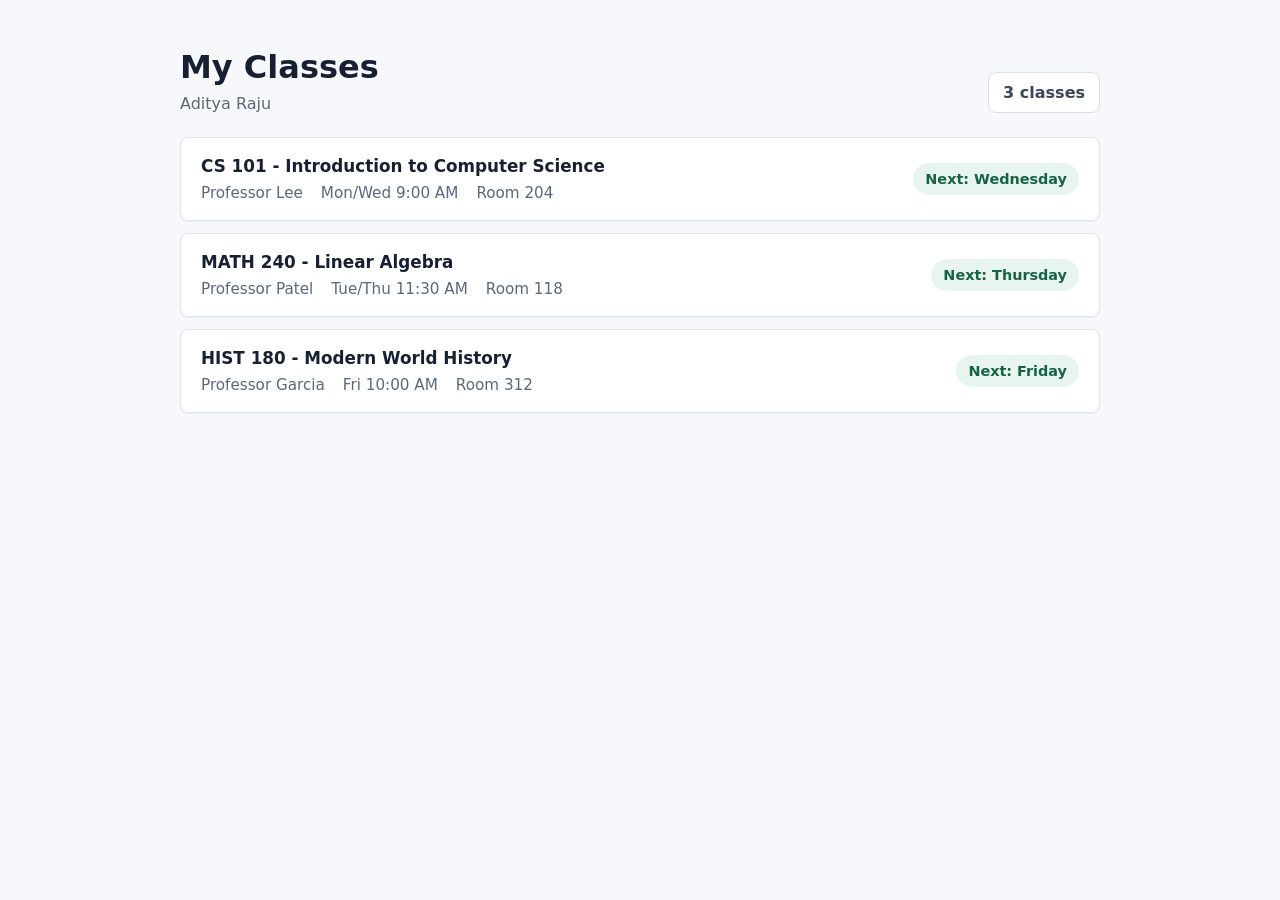
<file: project/index.html>
<!doctype html>
<html lang="en">
<head>
	<meta charset="utf-8">
	<meta name="viewport" content="width=device-width, initial-scale=1">
	<title>AskInClass - My Classes</title>
	<style>
		:root {
			color-scheme: light;
			font-family: Inter, ui-sans-serif, system-ui, -apple-system, BlinkMacSystemFont, "Segoe UI", sans-serif;
			background: #f6f8fb;
			color: #172033;
		}

		* {
			box-sizing: border-box;
		}

		body {
			margin: 0;
			min-height: 100vh;
			background: #f6f8fb;
		}

		main {
			width: min(920px, calc(100% - 32px));
			margin: 0 auto;
			padding: 48px 0;
		}

		.page-header {
			display: flex;
			align-items: flex-end;
			justify-content: space-between;
			gap: 24px;
			margin-bottom: 24px;
		}

		h1 {
			margin: 0;
			font-size: 2rem;
			font-weight: 700;
			letter-spacing: 0;
		}

		.student-name {
			margin: 8px 0 0;
			color: #5d667a;
			font-size: 1rem;
		}

		.class-count {
			border: 1px solid #d9dfeb;
			border-radius: 8px;
			background: #ffffff;
			padding: 10px 14px;
			color: #3c465a;
			font-weight: 600;
			white-space: nowrap;
		}

		.class-list {
			display: grid;
			gap: 12px;
			margin: 0;
			padding: 0;
			list-style: none;
		}

		.class-card {
			display: grid;
			grid-template-columns: 1fr auto;
			gap: 16px;
			align-items: center;
			border: 1px solid #dfe5ef;
			border-radius: 8px;
			background: #ffffff;
			padding: 18px 20px;
			box-shadow: 0 1px 2px rgba(23, 32, 51, 0.05);
		}

		.class-title {
			margin: 0;
			font-size: 1.05rem;
			font-weight: 700;
			letter-spacing: 0;
		}

		.class-details {
			display: flex;
			flex-wrap: wrap;
			gap: 8px 18px;
			margin: 8px 0 0;
			color: #5d667a;
			font-size: 0.95rem;
		}

		.next-session {
			border-radius: 999px;
			background: #e8f4ef;
			color: #166344;
			padding: 8px 12px;
			font-size: 0.9rem;
			font-weight: 700;
			white-space: nowrap;
		}

		@media (max-width: 640px) {
			main {
				width: min(100% - 24px, 920px);
				padding: 32px 0;
			}

			.page-header,
			.class-card {
				align-items: stretch;
				grid-template-columns: 1fr;
			}

			.page-header {
				display: grid;
			}

			.class-count,
			.next-session {
				width: fit-content;
			}
		}
	</style>
</head>
<body>
	<main>
		<header class="page-header">
			<div>
				<h1>My Classes</h1>
				<p class="student-name">Aditya Raju</p>
			</div>
			<div class="class-count">3 classes</div>
		</header>

		<ul class="class-list" aria-label="Classes">
			<li class="class-card">
				<div>
					<h2 class="class-title">CS 101 - Introduction to Computer Science</h2>
					<div class="class-details">
						<span>Professor Lee</span>
						<span>Mon/Wed 9:00 AM</span>
						<span>Room 204</span>
					</div>
				</div>
				<span class="next-session">Next: Wednesday</span>
			</li>

			<li class="class-card">
				<div>
					<h2 class="class-title">MATH 240 - Linear Algebra</h2>
					<div class="class-details">
						<span>Professor Patel</span>
						<span>Tue/Thu 11:30 AM</span>
						<span>Room 118</span>
					</div>
				</div>
				<span class="next-session">Next: Thursday</span>
			</li>

			<li class="class-card">
				<div>
					<h2 class="class-title">HIST 180 - Modern World History</h2>
					<div class="class-details">
						<span>Professor Garcia</span>
						<span>Fri 10:00 AM</span>
						<span>Room 312</span>
					</div>
				</div>
				<span class="next-session">Next: Friday</span>
			</li>
		</ul>
	</main>
</body>
</html>
</file>
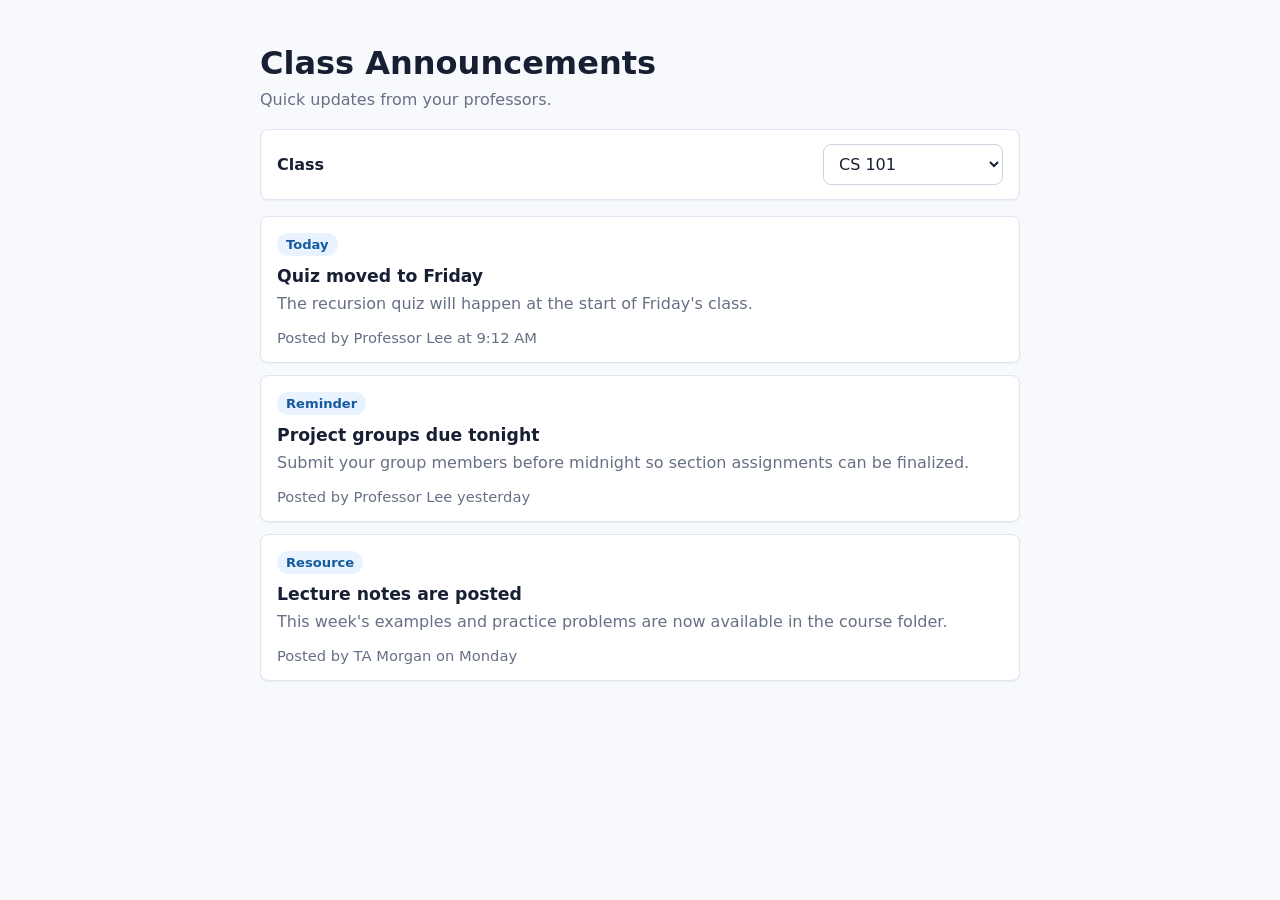
<file: project/announcements.html>
<!doctype html>
<html lang="en">
<head>
	<meta charset="utf-8">
	<meta name="viewport" content="width=device-width, initial-scale=1">
	<title>AskInClass - Announcements</title>
	<style>
		:root {
			font-family: Inter, ui-sans-serif, system-ui, -apple-system, BlinkMacSystemFont, "Segoe UI", sans-serif;
			background: #f7f9fc;
			color: #172033;
		}

		* {
			box-sizing: border-box;
		}

		body {
			margin: 0;
			background: #f7f9fc;
		}

		main {
			width: min(760px, calc(100% - 32px));
			margin: 0 auto;
			padding: 44px 0;
		}

		header {
			margin-bottom: 20px;
		}

		h1,
		h2,
		p {
			margin-top: 0;
		}

		h1 {
			margin-bottom: 8px;
			font-size: 2rem;
			letter-spacing: 0;
		}

		h2 {
			margin-bottom: 8px;
			font-size: 1.08rem;
			letter-spacing: 0;
		}

		.muted {
			color: #667085;
		}

		.toolbar,
		.announcement {
			border: 1px solid #dde5f0;
			border-radius: 8px;
			background: #ffffff;
			box-shadow: 0 1px 2px rgba(23, 32, 51, 0.05);
		}

		.toolbar {
			display: flex;
			gap: 12px;
			align-items: center;
			justify-content: space-between;
			margin-bottom: 16px;
			padding: 14px 16px;
		}

		label {
			font-weight: 700;
		}

		select {
			min-width: 180px;
			border: 1px solid #cbd5e1;
			border-radius: 8px;
			background: #ffffff;
			color: #172033;
			font: inherit;
			padding: 9px 11px;
		}

		.announcement-list {
			display: grid;
			gap: 12px;
			margin: 0;
			padding: 0;
			list-style: none;
		}

		.announcement {
			padding: 16px;
		}

		.announcement p:last-child {
			margin-bottom: 0;
		}

		.announcement-meta {
			margin-bottom: 0;
			color: #667085;
			font-size: 0.92rem;
		}

		.tag {
			display: inline-block;
			margin-bottom: 10px;
			border-radius: 999px;
			background: #e8f3ff;
			color: #155a9c;
			font-size: 0.82rem;
			font-weight: 700;
			padding: 4px 9px;
		}

		@media (max-width: 620px) {
			main {
				width: min(100% - 24px, 760px);
				padding: 32px 0;
			}

			.toolbar {
				align-items: stretch;
				flex-direction: column;
			}

			select {
				width: 100%;
			}
		}
	</style>
</head>
<body>
	<main>
		<header>
			<h1>Class Announcements</h1>
			<p class="muted">Quick updates from your professors.</p>
		</header>

		<section class="toolbar" aria-label="Announcement filters">
			<label for="class-filter">Class</label>
			<select id="class-filter" name="class">
				<option>CS 101</option>
				<option>MATH 240</option>
				<option>HIST 120</option>
			</select>
		</section>

		<ul class="announcement-list">
			<li class="announcement">
				<span class="tag">Today</span>
				<h2>Quiz moved to Friday</h2>
				<p class="muted">The recursion quiz will happen at the start of Friday's class.</p>
				<p class="announcement-meta">Posted by Professor Lee at 9:12 AM</p>
			</li>
			<li class="announcement">
				<span class="tag">Reminder</span>
				<h2>Project groups due tonight</h2>
				<p class="muted">Submit your group members before midnight so section assignments can be finalized.</p>
				<p class="announcement-meta">Posted by Professor Lee yesterday</p>
			</li>
			<li class="announcement">
				<span class="tag">Resource</span>
				<h2>Lecture notes are posted</h2>
				<p class="muted">This week's examples and practice problems are now available in the course folder.</p>
				<p class="announcement-meta">Posted by TA Morgan on Monday</p>
			</li>
		</ul>
	</main>
</body>
</html>
</file>
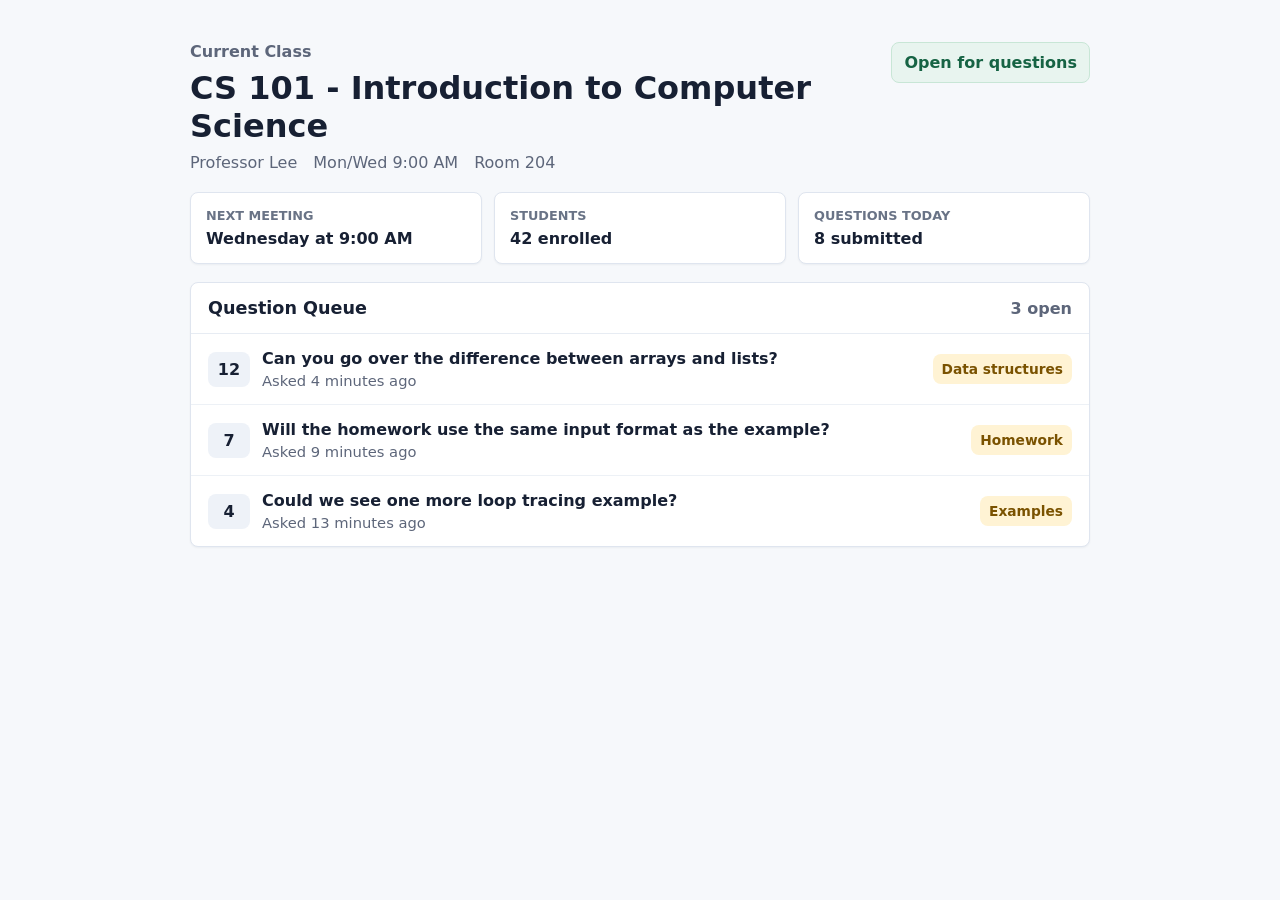
<file: project/class.html>
<!doctype html>
<html lang="en">
<head>
	<meta charset="utf-8">
	<meta name="viewport" content="width=device-width, initial-scale=1">
	<title>AskInClass - Class View</title>
	<style>
		:root {
			font-family: Inter, ui-sans-serif, system-ui, -apple-system, BlinkMacSystemFont, "Segoe UI", sans-serif;
			background: #f6f8fb;
			color: #172033;
		}

		* {
			box-sizing: border-box;
		}

		body {
			margin: 0;
			background: #f6f8fb;
		}

		main {
			width: min(900px, calc(100% - 32px));
			margin: 0 auto;
			padding: 42px 0;
		}

		.header {
			display: flex;
			align-items: flex-start;
			justify-content: space-between;
			gap: 18px;
			margin-bottom: 20px;
		}

		.kicker,
		.meta,
		.muted {
			color: #5d667a;
		}

		.kicker {
			margin: 0 0 8px;
			font-weight: 700;
		}

		h1,
		h2,
		p {
			margin-top: 0;
		}

		h1 {
			margin-bottom: 8px;
			font-size: 2rem;
			letter-spacing: 0;
		}

		h2 {
			margin-bottom: 0;
			font-size: 1.1rem;
			letter-spacing: 0;
		}

		.meta {
			display: flex;
			flex-wrap: wrap;
			gap: 8px 16px;
			margin-bottom: 0;
		}

		.badge {
			border: 1px solid #c8e6d6;
			border-radius: 8px;
			background: #e8f4ef;
			color: #166344;
			padding: 10px 12px;
			font-weight: 700;
			white-space: nowrap;
		}

		.stats {
			display: grid;
			grid-template-columns: repeat(3, 1fr);
			gap: 12px;
			margin-bottom: 18px;
		}

		.stat,
		.queue {
			border: 1px solid #dfe5ef;
			border-radius: 8px;
			background: #ffffff;
			box-shadow: 0 1px 2px rgba(23, 32, 51, 0.05);
		}

		.stat {
			padding: 15px;
		}

		.label {
			margin-bottom: 6px;
			color: #697386;
			font-size: 0.8rem;
			font-weight: 700;
			text-transform: uppercase;
		}

		.value {
			margin-bottom: 0;
			font-weight: 700;
		}

		.queue-header,
		.question {
			display: grid;
			grid-template-columns: auto 1fr auto;
			gap: 12px;
			align-items: center;
			padding: 15px 17px;
		}

		.queue-header {
			grid-template-columns: 1fr auto;
			border-bottom: 1px solid #e7ecf3;
		}

		.count {
			color: #5d667a;
			font-weight: 700;
		}

		.questions {
			margin: 0;
			padding: 0;
			list-style: none;
		}

		.question + .question {
			border-top: 1px solid #edf1f6;
		}

		.votes,
		.tag {
			border-radius: 8px;
			font-weight: 700;
			white-space: nowrap;
		}

		.votes {
			min-width: 42px;
			background: #eef2f8;
			padding: 8px;
			text-align: center;
		}

		.tag {
			background: #fff3d4;
			color: #7a5200;
			padding: 7px 9px;
			font-size: 0.86rem;
		}

		.question-text {
			margin-bottom: 4px;
			font-weight: 700;
		}

		.muted {
			margin-bottom: 0;
			font-size: 0.92rem;
		}

		@media (max-width: 680px) {
			main {
				width: min(100% - 24px, 900px);
				padding: 32px 0;
			}

			.header,
			.stats,
			.question {
				display: grid;
				grid-template-columns: 1fr;
			}

			.badge,
			.tag {
				width: fit-content;
			}
		}
	</style>
</head>
<body>
	<main>
		<header class="header">
			<div>
				<p class="kicker">Current Class</p>
				<h1>CS 101 - Introduction to Computer Science</h1>
				<p class="meta">
					<span>Professor Lee</span>
					<span>Mon/Wed 9:00 AM</span>
					<span>Room 204</span>
				</p>
			</div>
			<div class="badge">Open for questions</div>
		</header>

		<section class="stats" aria-label="Class details">
			<div class="stat">
				<p class="label">Next meeting</p>
				<p class="value">Wednesday at 9:00 AM</p>
			</div>
			<div class="stat">
				<p class="label">Students</p>
				<p class="value">42 enrolled</p>
			</div>
			<div class="stat">
				<p class="label">Questions today</p>
				<p class="value">8 submitted</p>
			</div>
		</section>

		<section class="queue" aria-labelledby="queue-heading">
			<div class="queue-header">
				<h2 id="queue-heading">Question Queue</h2>
				<span class="count">3 open</span>
			</div>

			<ul class="questions">
				<li class="question">
					<div class="votes">12</div>
					<div>
						<p class="question-text">Can you go over the difference between arrays and lists?</p>
						<p class="muted">Asked 4 minutes ago</p>
					</div>
					<span class="tag">Data structures</span>
				</li>
				<li class="question">
					<div class="votes">7</div>
					<div>
						<p class="question-text">Will the homework use the same input format as the example?</p>
						<p class="muted">Asked 9 minutes ago</p>
					</div>
					<span class="tag">Homework</span>
				</li>
				<li class="question">
					<div class="votes">4</div>
					<div>
						<p class="question-text">Could we see one more loop tracing example?</p>
						<p class="muted">Asked 13 minutes ago</p>
					</div>
					<span class="tag">Examples</span>
				</li>
			</ul>
		</section>
	</main>
</body>
</html>
</file>
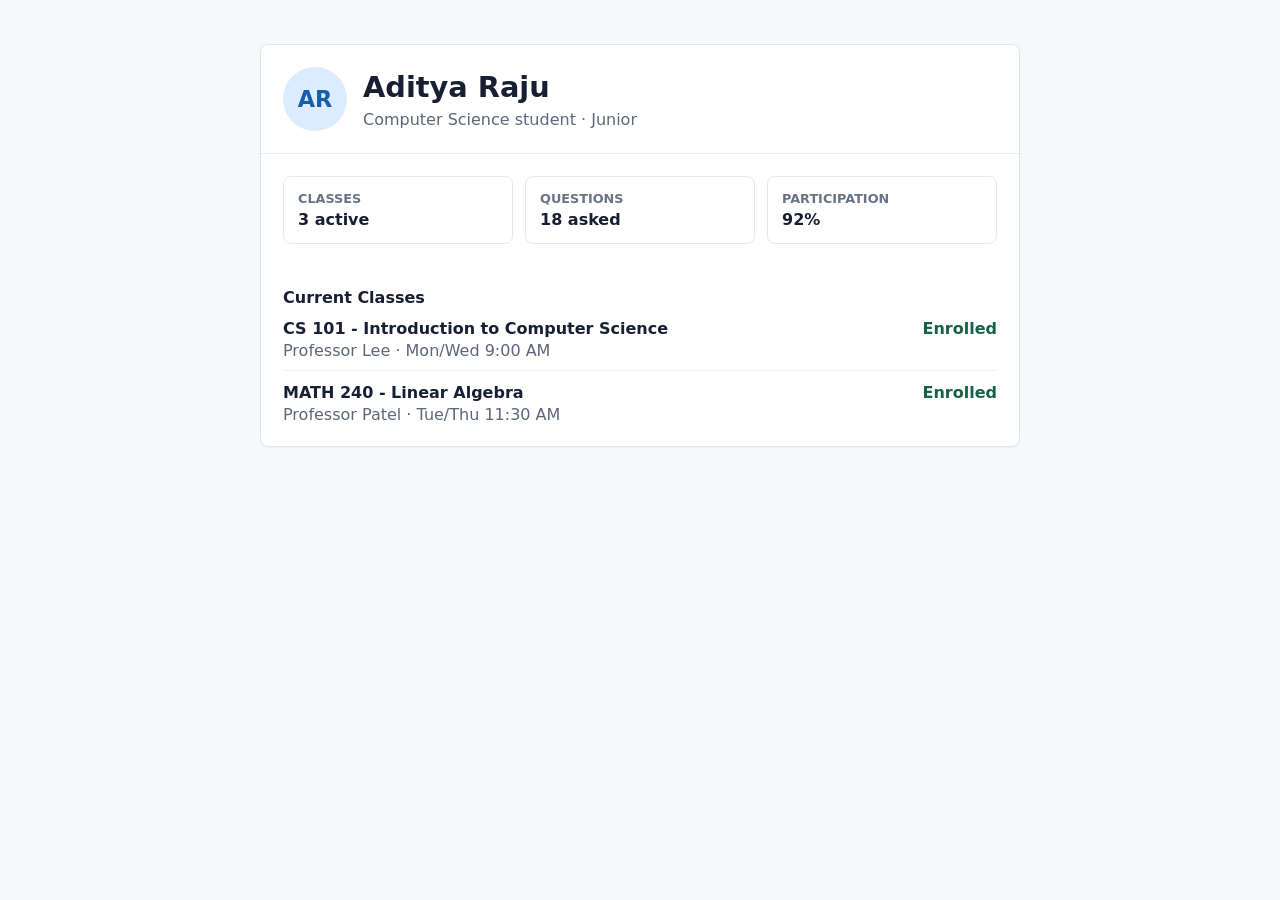
<file: project/profile.html>
<!doctype html>
<html lang="en">
<head>
	<meta charset="utf-8">
	<meta name="viewport" content="width=device-width, initial-scale=1">
	<title>AskInClass - Student Profile</title>
	<style>
		:root {
			font-family: Inter, ui-sans-serif, system-ui, -apple-system, BlinkMacSystemFont, "Segoe UI", sans-serif;
			background: #f6f8fb;
			color: #172033;
		}

		* {
			box-sizing: border-box;
		}

		body {
			margin: 0;
			background: #f6f8fb;
		}

		main {
			width: min(760px, calc(100% - 32px));
			margin: 0 auto;
			padding: 44px 0;
		}

		.profile {
			border: 1px solid #dfe5ef;
			border-radius: 8px;
			background: #ffffff;
			box-shadow: 0 1px 2px rgba(23, 32, 51, 0.05);
			overflow: hidden;
		}

		.header,
		.section {
			padding: 22px;
		}

		.header {
			display: flex;
			gap: 16px;
			align-items: center;
			border-bottom: 1px solid #e7ecf3;
		}

		.avatar {
			display: grid;
			width: 64px;
			height: 64px;
			place-items: center;
			border-radius: 50%;
			background: #dcecff;
			color: #175da8;
			font-size: 1.4rem;
			font-weight: 800;
		}

		h1,
		h2,
		p {
			margin-top: 0;
		}

		h1 {
			margin-bottom: 6px;
			font-size: 1.8rem;
			letter-spacing: 0;
		}

		h2 {
			margin-bottom: 12px;
			font-size: 1rem;
			letter-spacing: 0;
		}

		.muted {
			margin-bottom: 0;
			color: #5d667a;
		}

		.stats {
			display: grid;
			grid-template-columns: repeat(3, 1fr);
			gap: 12px;
		}

		.stat {
			border: 1px solid #e4e9f1;
			border-radius: 8px;
			padding: 14px;
		}

		.label {
			margin-bottom: 4px;
			color: #697386;
			font-size: 0.8rem;
			font-weight: 700;
			text-transform: uppercase;
		}

		.value {
			margin-bottom: 0;
			font-weight: 750;
		}

		.class-list {
			display: grid;
			gap: 10px;
			margin: 0;
			padding: 0;
			list-style: none;
		}

		.class-row {
			display: flex;
			justify-content: space-between;
			gap: 16px;
			border-top: 1px solid #edf1f6;
			padding-top: 12px;
		}

		.class-row:first-child {
			border-top: 0;
			padding-top: 0;
		}

		.course {
			margin-bottom: 3px;
			font-weight: 700;
		}

		.status {
			color: #166344;
			font-weight: 700;
			white-space: nowrap;
		}

		@media (max-width: 620px) {
			main {
				width: min(100% - 24px, 760px);
				padding: 32px 0;
			}

			.header,
			.class-row,
			.stats {
				display: grid;
				grid-template-columns: 1fr;
			}
		}
	</style>
</head>
<body>
	<main>
		<article class="profile">
			<header class="header">
				<div class="avatar" aria-hidden="true">AR</div>
				<div>
					<h1>Aditya Raju</h1>
					<p class="muted">Computer Science student · Junior</p>
				</div>
			</header>

			<section class="section stats" aria-label="Student stats">
				<div class="stat">
					<p class="label">Classes</p>
					<p class="value">3 active</p>
				</div>
				<div class="stat">
					<p class="label">Questions</p>
					<p class="value">18 asked</p>
				</div>
				<div class="stat">
					<p class="label">Participation</p>
					<p class="value">92%</p>
				</div>
			</section>

			<section class="section" aria-labelledby="classes-heading">
				<h2 id="classes-heading">Current Classes</h2>
				<ul class="class-list">
					<li class="class-row">
						<div>
							<p class="course">CS 101 - Introduction to Computer Science</p>
							<p class="muted">Professor Lee · Mon/Wed 9:00 AM</p>
						</div>
						<span class="status">Enrolled</span>
					</li>
					<li class="class-row">
						<div>
							<p class="course">MATH 240 - Linear Algebra</p>
							<p class="muted">Professor Patel · Tue/Thu 11:30 AM</p>
						</div>
						<span class="status">Enrolled</span>
					</li>
				</ul>
			</section>
		</article>
	</main>
</body>
</html>
</file>
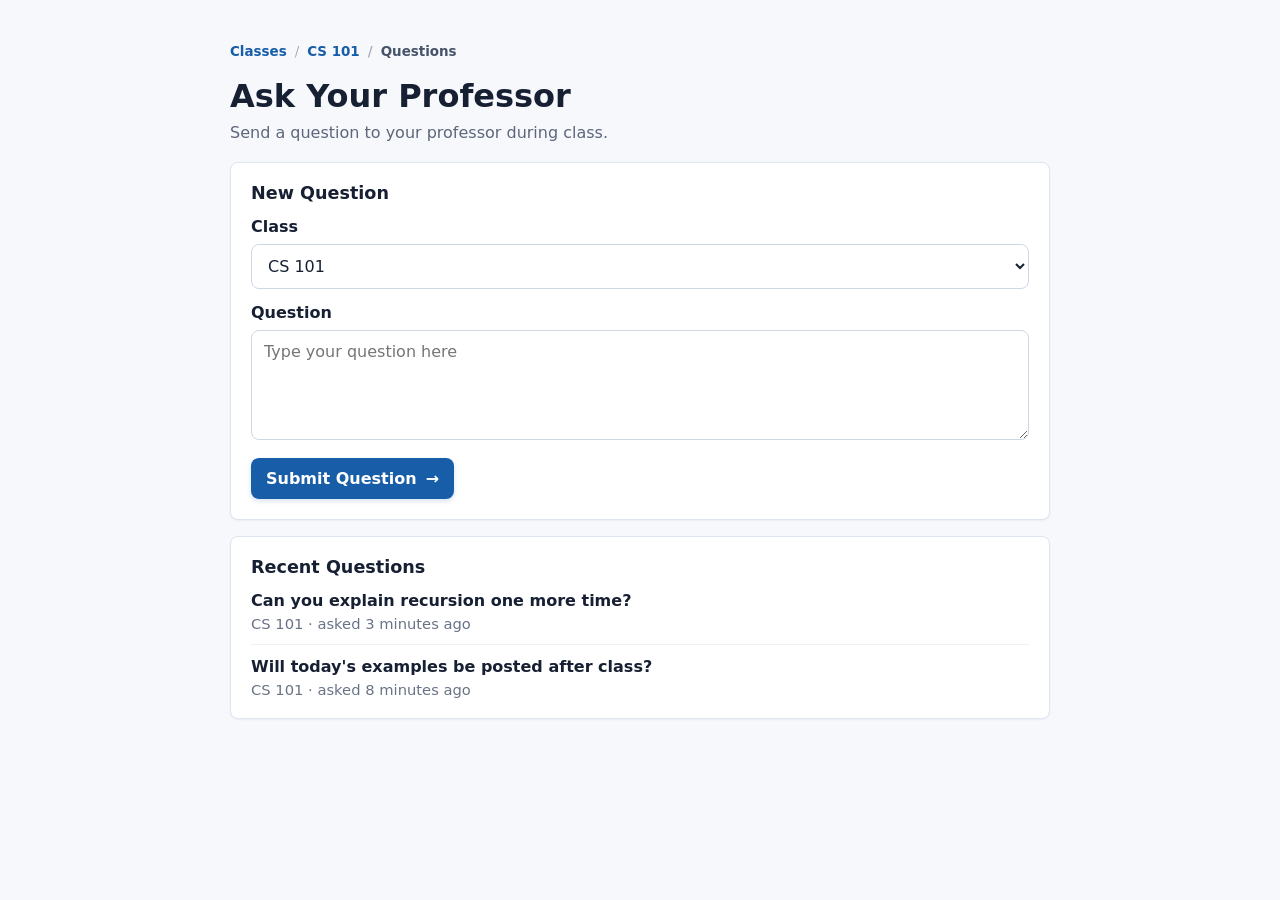
<file: project/questions.html>
<!doctype html>
<html lang="en">
<head>
	<meta charset="utf-8">
	<meta name="viewport" content="width=device-width, initial-scale=1">
	<title>AskInClass - Questions</title>
	<style>
		:root {
			font-family: Inter, ui-sans-serif, system-ui, -apple-system, BlinkMacSystemFont, "Segoe UI", sans-serif;
			background: #f6f8fb;
			color: #172033;
		}

		* {
			box-sizing: border-box;
		}

		body {
			margin: 0;
			background: #f6f8fb;
		}

		main {
			width: min(820px, calc(100% - 32px));
			margin: 0 auto;
			padding: 44px 0;
		}

		.breadcrumbs {
			margin-bottom: 18px;
		}

		.breadcrumbs ol {
			display: flex;
			gap: 8px;
			align-items: center;
			margin: 0;
			padding: 0;
			color: #697386;
			font-size: 0.84rem;
			list-style: none;
		}

		.breadcrumbs li {
			display: inline-flex;
			gap: 8px;
			align-items: center;
		}

		.breadcrumbs li + li::before {
			color: #a7afbd;
			content: "/";
		}

		.breadcrumbs a {
			border-radius: 4px;
			color: #175da8;
			font-weight: 650;
			text-decoration: none;
		}

		.breadcrumbs a:hover {
			text-decoration: underline;
		}

		.breadcrumbs a:focus-visible {
			outline: 3px solid #b8d9fa;
			outline-offset: 3px;
		}

		.breadcrumbs [aria-current="page"] {
			color: #46536a;
			font-weight: 700;
		}

		.header {
			margin-bottom: 20px;
		}

		h1,
		h2,
		p {
			margin-top: 0;
		}

		h1 {
			margin-bottom: 8px;
			font-size: 2rem;
			letter-spacing: 0;
		}

		h2 {
			margin-bottom: 14px;
			font-size: 1.1rem;
			letter-spacing: 0;
		}

		.muted {
			color: #5d667a;
		}

		.panel {
			border: 1px solid #dfe5ef;
			border-radius: 8px;
			background: #ffffff;
			box-shadow: 0 1px 2px rgba(23, 32, 51, 0.05);
			padding: 20px;
		}

		.panel + .panel {
			margin-top: 16px;
		}

		label {
			display: block;
			margin-bottom: 8px;
			font-weight: 700;
		}

		select,
		textarea {
			width: 100%;
			border: 1px solid #cfd7e5;
			border-radius: 8px;
			background: #ffffff;
			color: #172033;
			font: inherit;
			padding: 11px 12px;
		}

		select {
			margin-bottom: 14px;
		}

		textarea {
			min-height: 110px;
			resize: vertical;
		}

		button {
			margin-top: 14px;
			border: 0;
			border-radius: 8px;
			background: #175da8;
			box-shadow: 0 2px 5px rgba(23, 93, 168, 0.18);
			color: #ffffff;
			cursor: pointer;
			font: inherit;
			font-weight: 700;
			padding: 11px 15px;
			transition: background-color 150ms ease, box-shadow 150ms ease, transform 150ms ease;
		}

		button:hover {
			background: #124f90;
			box-shadow: 0 5px 12px rgba(23, 93, 168, 0.24);
			transform: translateY(-1px);
		}

		button:active {
			box-shadow: 0 1px 3px rgba(23, 93, 168, 0.18);
			transform: translateY(0);
		}

		@media (prefers-reduced-motion: reduce) {
			button {
				transition: none;
			}
		}

		.submit-button {
			display: inline-flex;
			gap: 9px;
			align-items: center;
			justify-content: center;
		}

		.submit-arrow {
			font-size: 1rem;
			line-height: 1;
			transition: transform 150ms ease;
		}

		.submit-button:hover .submit-arrow {
			transform: translateX(3px);
		}

		.question-list {
			display: grid;
			gap: 12px;
			margin: 0;
			padding: 0;
			list-style: none;
		}

		.question {
			border-top: 1px solid #edf1f6;
			padding-top: 12px;
		}

		.question:first-child {
			border-top: 0;
			padding-top: 0;
		}

		.question-title {
			margin-bottom: 5px;
			font-weight: 750;
		}

		.question-meta {
			margin-bottom: 0;
			color: #697386;
			font-size: 0.92rem;
		}

		@media (max-width: 620px) {
			main {
				width: min(100% - 24px, 820px);
				padding: 32px 0;
			}

			.submit-button {
				width: 100%;
			}
		}
	</style>
</head>
<body>
	<main>
		<nav class="breadcrumbs" aria-label="Breadcrumb">
			<ol>
				<li><a href="/classes">Classes</a></li>
				<li><a href="/classes/cs-101">CS 101</a></li>
				<li aria-current="page">Questions</li>
			</ol>
		</nav>

		<header class="header">
			<h1>Ask Your Professor</h1>
			<p class="muted">Send a question to your professor during class.</p>
		</header>

		<section class="panel" aria-labelledby="ask-heading">
			<h2 id="ask-heading">New Question</h2>
			<form>
				<label for="class-select">Class</label>
				<select id="class-select" name="class">
					<option>CS 101</option>
					<option>MATH 240</option>
				</select>

				<label for="question">Question</label>
				<textarea id="question" name="question" placeholder="Type your question here"></textarea>

				<button class="submit-button" type="button">Submit Question <span class="submit-arrow" aria-hidden="true">→</span></button>
			</form>
		</section>

		<section class="panel" aria-labelledby="recent-heading">
			<h2 id="recent-heading">Recent Questions</h2>
			<ul class="question-list">
				<li class="question">
					<p class="question-title">Can you explain recursion one more time?</p>
					<p class="question-meta">CS 101 · asked 3 minutes ago</p>
				</li>
				<li class="question">
					<p class="question-title">Will today's examples be posted after class?</p>
					<p class="question-meta">CS 101 · asked 8 minutes ago</p>
				</li>
			</ul>
		</section>
	</main>
</body>
</html>
</file>
